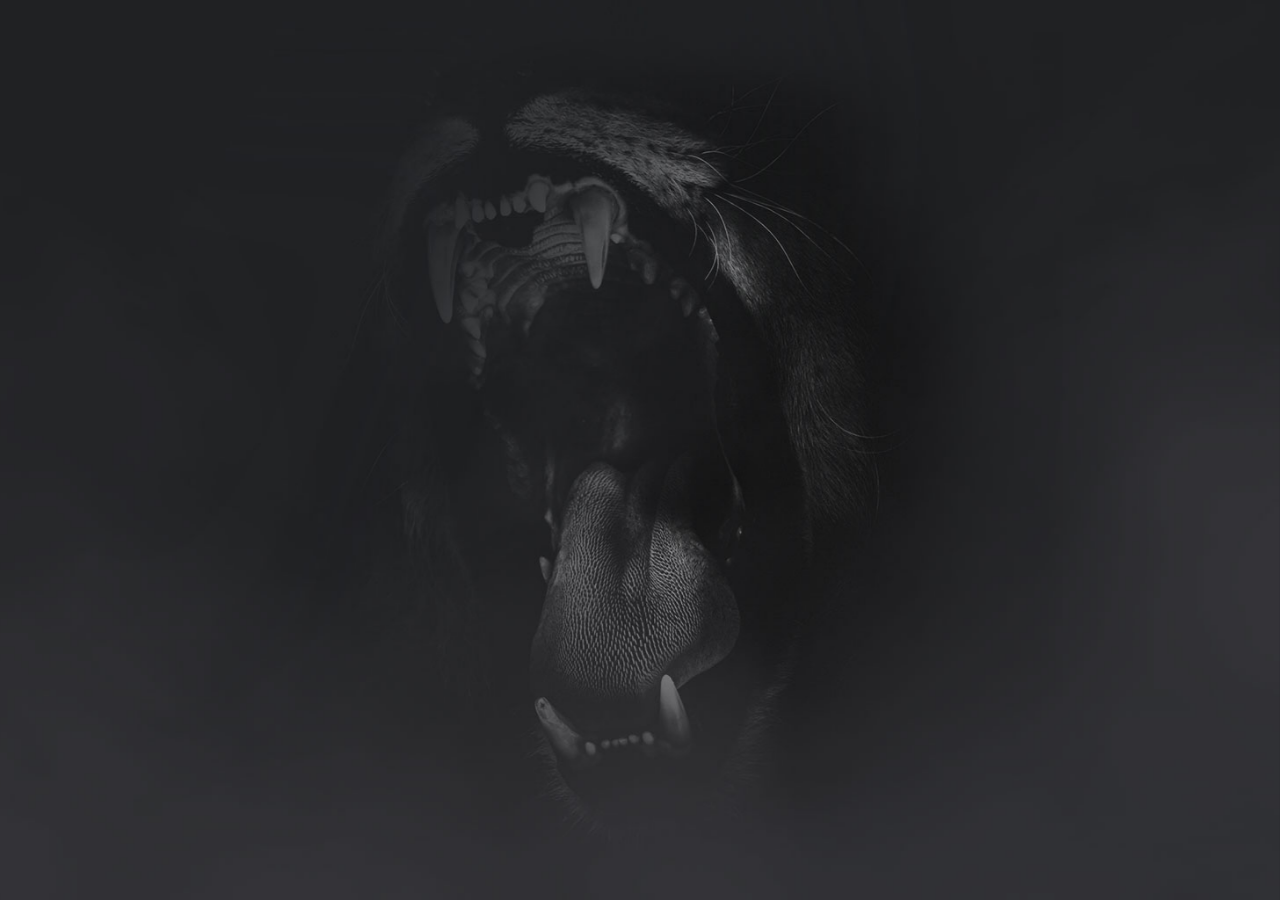
<file: index.html>
<!doctype html>
<html lang="ru">
<head>
  <meta charset="utf-8">
  <title>LionBank | Welcome Page</title>
  <meta name="viewport" content="width=1100, initial-scale=1.0">
  <link href="https://fonts.googleapis.com/css2?family=Open+Sans:wght@400;700&display=swap" rel="stylesheet">
  <link rel="stylesheet" href="css/main.css">
</head>

<body>
  <div class="welcome">
    <div class="welcome__container">
      <div class="central">
        <img src="./img/logos/lionbank.png" alt="lionbank logo" class="central__logo">
        <a href="main.html" class="btn btn--color--ginger">Подробнее</a>
      </div>
    </div>
  </div>
</body>
</html>
</file>
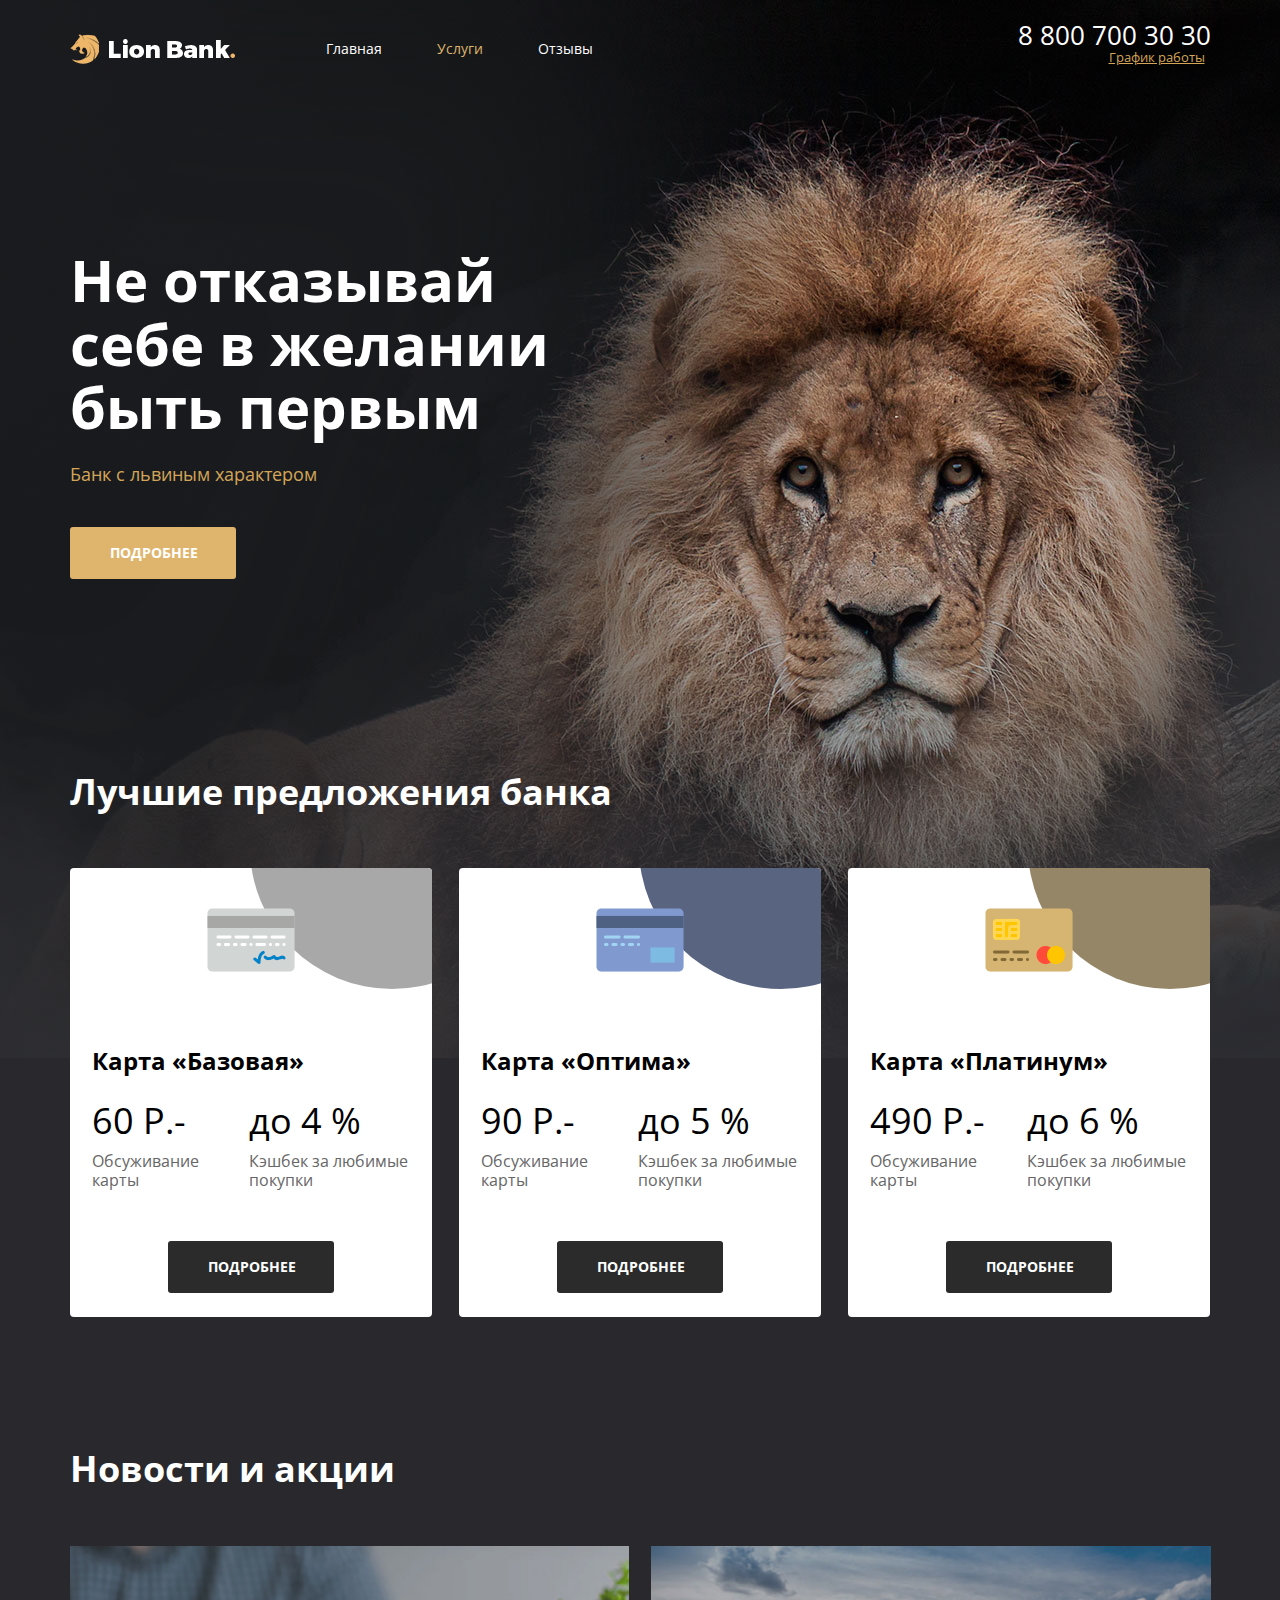
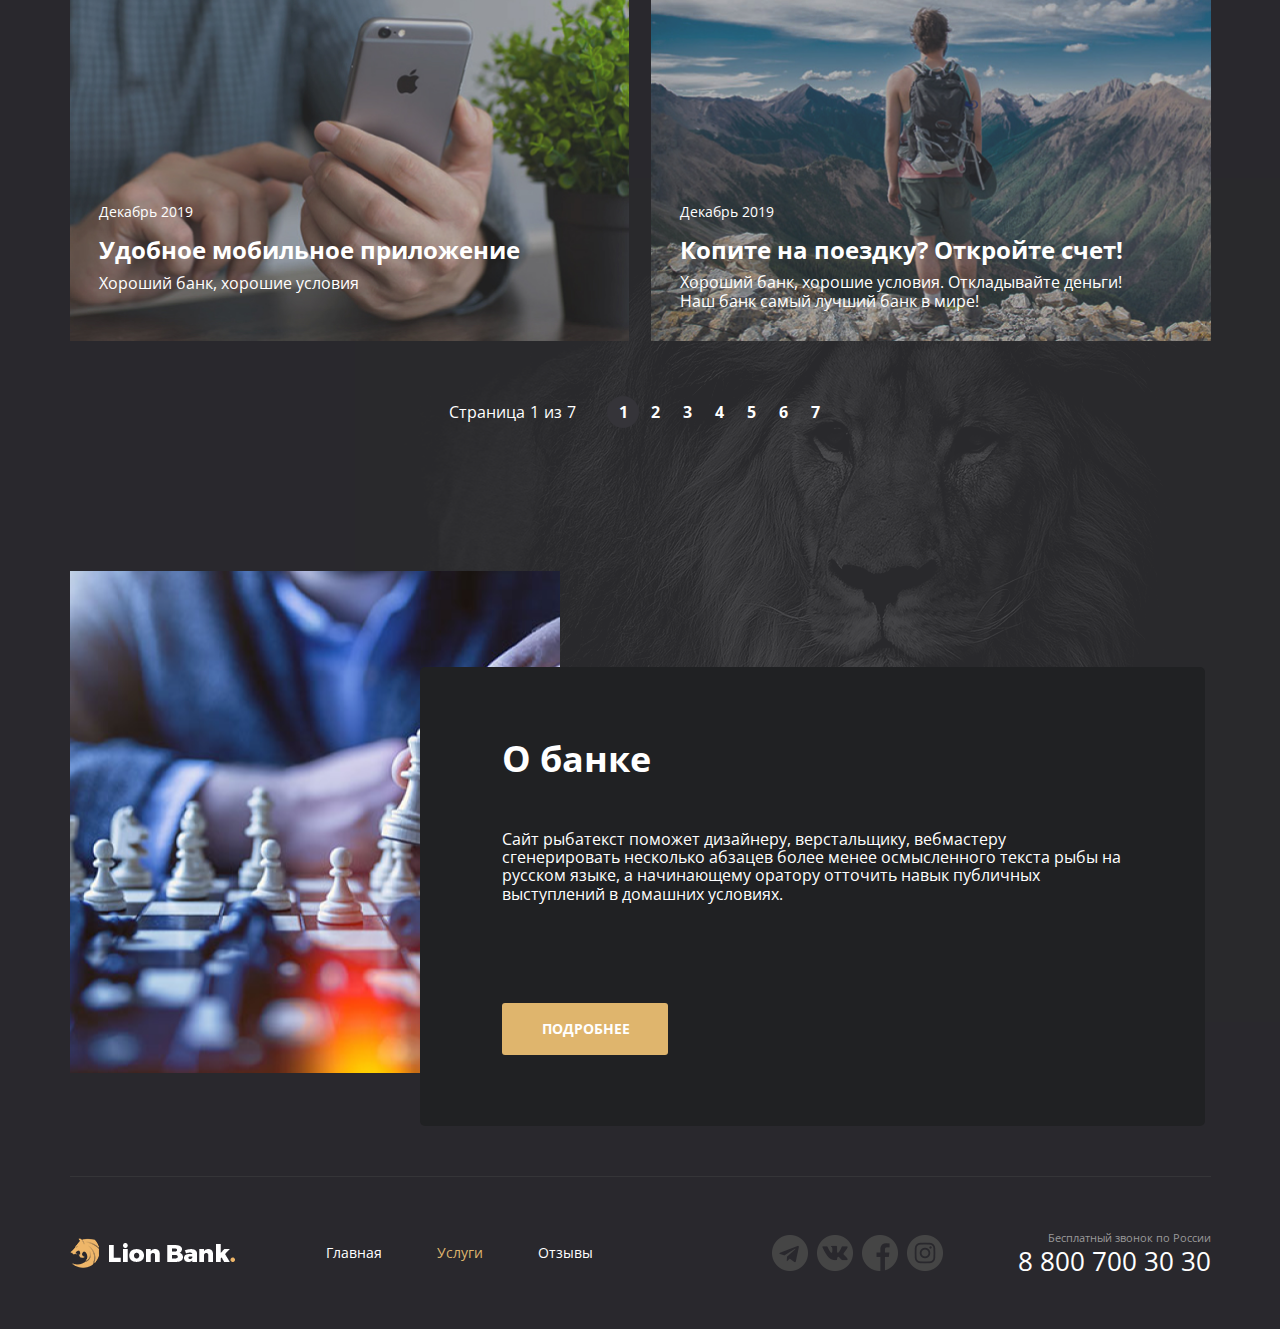
<file: main.html>
<!doctype html>
<html lang="ru">
<head>
  <meta charset="utf-8">
  <title>LionBank</title>
  <meta name="viewport" content="width=1100, initial-scale=1.0">
  <link href="https://fonts.googleapis.com/css2?family=Open+Sans:wght@400;700&display=swap" rel="stylesheet">
  <link rel="stylesheet" href="css/main.css">
</head>
<body>
  <div class="wrapper main-page-wrapper">
    <div class="wrapper__content">
      <section class="hero">
        <div class="container hero__container">
          <header class="header">
            <div class="header__col">
              <a href="main.html" class="logo">
                <img src="./img/logo.png" alt="lion bank logo" class="logo__img">
              </a>
              <nav class="menu">
                <ul class="menu__list">
                  <li class="menu__item">
                    <a href="#" class="menu__link">Главная</a>
                  </li>
                  <li class="menu__item menu__item--active">
                    <a href="services.html" class="menu__link">Услуги</a>
                  </li>
                  <li class="menu__item">
                    <a href="reviews.html" class="menu__link">Отзывы</a>
                  </li>
                </ul>
              </nav>
            </div>
            <div class="header__col header__col--align--right">
              <address class="contacts">
                <a href="tel:+78007003030" class="contacts__phone">8 800 700 30 30</a>
                <button class="contacts__dropdown-title">График работы</button>
                <div class="contacts_schedule">
                  <span class="contacts_schedule-time">пн-вс: 09:00 - 20:00</span>
                  <span class="contacts_schedule-breaks">Обед: 14:00-14:30</span>
                </div>
              </address>
            </div>
          </header>
          <div class="hero__content">
            <div class="hero__text-section">
              <h1 class="hero__title">Не отказывай себе в желании быть первым</h1>
              <h4 class="hero__subtitle">Банк с львиным характером</h4>
              <a href="#" class="btn btn--color--ginger">Подробнее</a>
            </div>
          </div>
        </div>
      </section>
      <section class="section">
        <div class="container">
          <h2 class="section__title">Лучшие предложения банка</h2>
          <ul class="offers">
            <li class="offers__item offers__item--theme-grey">
              <div class="offers__header">
                <img src="./img/icons/card_grey.png" class="offers__header-img" alt="card grey">
              </div>
              <div class="offers__content">
                <h3 class="offers__title">Карта «Базовая»</h3>
                <div class="offers__prices">
                  <div class="offers__prices-cell offers__prices-cell-left">
                    <div class="offers__price">60 Р.-</div>
                    <div class="offers__price-desc">Обсуживание карты</div>
                  </div>
                  <div class="offers__prices-cell offers__prices-cell-right">
                    <div class="offers__price">до 4 %</div>
                    <div class="offers__price-desc">Кэшбек за любимые покупки</div>
                  </div>
                </div>
                <div class="offers__btn-wrapper">
                  <a href="#" class="btn btn btn--color--black">Подробнее</a>
                </div>
              </div>
            </li>
            <li class="offers__item offers__item--theme-blue">
              <div class="offers__header">
                <img src="./img/icons/card_blue.png" class="offers__header-img" alt="card blue">
              </div>
              <div class="offers__content">
                <h3 class="offers__title">Карта «Оптима»</h3>
                <div class="offers__prices">
                  <div class="offers__prices-cell offers__prices-cell-left">
                    <div class="offers__price">90 Р.-</div>
                    <div class="offers__price-desc">Обсуживание карты</div>
                  </div>
                  <div class="offers__prices-cell offers__prices-cell-right">
                    <div class="offers__price">до 5 %</div>
                    <div class="offers__price-desc">Кэшбек за любимые покупки</div>
                  </div>
                </div>
                <div class="offers__btn-wrapper">
                  <a href="#" class="btn btn btn--color--black">Подробнее</a>
                </div>
              </div>
            </li>
            <li class="offers__item offers__item--theme-gold">
              <div class="offers__header">
                <img src="./img/icons/card_gold.png" class="offers__header-img" alt="card gold">
              </div>
              <div class="offers__content">
                <h3 class="offers__title">Карта «Платинум»</h3>
                <div class="offers__prices">
                  <div class="offers__prices-cell offers__prices-cell-left">
                    <div class="offers__price">490 Р.-</div>
                    <div class="offers__price-desc">Обсуживание карты</div>
                  </div>
                  <div class="offers__prices-cell offers__prices-cell-right">
                    <div class="offers__price">до 6 %</div>
                    <div class="offers__price-desc">Кэшбек за любимые покупки</div>
                  </div>
                </div>
                <div class="offers__btn-wrapper">
                  <a href="#" class="btn btn--color--black">Подробнее</a>
                </div>
              </div>
            </li>
          </ul>
        </div>
      </section>
      <section class="section section__news">
        <div class="container">
          <h2 class="section__title">Новости и акции</h2>
          <ul class="news">
            <li class="news__item single-news">
              <img src="./img/content/phone.jpg" alt="мобильное приложение" class="news__cover">
              <div class="single-news__text-content">
                <time class="single-news__date">Декабрь 2019</time>
                <div class="single-news__title">Удобное мобильное приложение</div>
                <div class="single-news__desc">Хороший банк, хорошие условия</div>
              </div>
            </li>
            <li class="news__item single-news">
              <img src="./img/content/mountains.jpg" alt="откройте счет" class="news__cover">
              <div class="single-news__text-content">
                <time class="single-news__date">Декабрь 2019</time>
                <div class="single-news__title">Копите на поездку? Откройте счет!</div>
                <div class="single-news__desc">Хороший банк, хорошие условия. Откладывайте деньги!
                  Наш банк самый лучший банк в мире!</div>
              </div>
            </li>
          </ul>
          <div class="pager">
            <div class="pager__display">Страница <span>1</span> из <span>7</span></div>
            <ul class="pager__list">
              <li class="pager__item pager__item--active"><a href="#" class="pager__link">1</a></li>
              <li class="pager__item"><a href="#" class="pager__link">2</a></li>
              <li class="pager__item"><a href="#" class="pager__link">3</a></li>
              <li class="pager__item"><a href="#" class="pager__link">4</a></li>
              <li class="pager__item"><a href="#" class="pager__link">5</a></li>
              <li class="pager__item"><a href="#" class="pager__link">6</a></li>
              <li class="pager__item"><a href="#" class="pager__link">7</a></li>
            </ul>
          </div>
        </div>
      </section>
      <section class="section section__about">
        <div class="container">
          <div class="about">
            <div class="about__desc">
              <h2 class="about__title">О банке</h2>
              <div class="about__desc-text">
                <p>
                  Сайт рыбатекст поможет дизайнеру, верстальщику, вебмастеру сгенерировать несколько абзацев более менее осмысленного текста рыбы на русском языке, а начинающему оратору отточить навык публичных выступлений в домашних условиях. 
                </p>
              </div>
              <a href="#" class="btn btn--color--ginger">Подробнее</a>
            </div>
          </div>
        </div>
      </section>
    </div>
    <footer class="footer-container">
      <div class="container footer-container__content">
        <div class="footer">
          <div class="footer__col">
            <a href="/" class="logo">
              <img src="./img/logo.png" alt="lion bank logo" class="logo__img">
            </a>
            <nav class="menu">
              <ul class="menu__list">
                <li class="menu__item">
                  <a href="#" class="menu__link">Главная</a>
                </li>
                <li class="menu__item menu__item--active">
                  <a href="#" class="menu__link">Услуги</a>
                </li>
                <li class="menu__item">
                  <a href="#" class="menu__link">Отзывы</a>
                </li>
              </ul>
            </nav>
          </div>
          <div class="footer__col footer__col--align--right">
            <ul class="socials">
              <li class="socials__item socials__item--telegram"">
                <a href="#" class="socials__link"></a>
              </li>
              <li class="socials__item socials__item--vk"">
                <a href="#" class="socials__link"></a>
              </li>
              <li class="socials__item socials__item--fb">
                <a href="#" class="socials__link"></a>
              </li>
              <li class="socials__item socials__item--insta">
                <a href="#" class="socials__link"></a>
              </li>
            </ul>
            <address class="contacts contacts__footer">
              <div class="contscts__desc">Бесплатный звонок по России</div>
              <a href="tel:+78007003030" class="contacts__phone">8 800 700 30 30</a>
            </address>
          </div>
        </div>
      </div>
    </footer>
  </div>
</body>
</html>
</file>
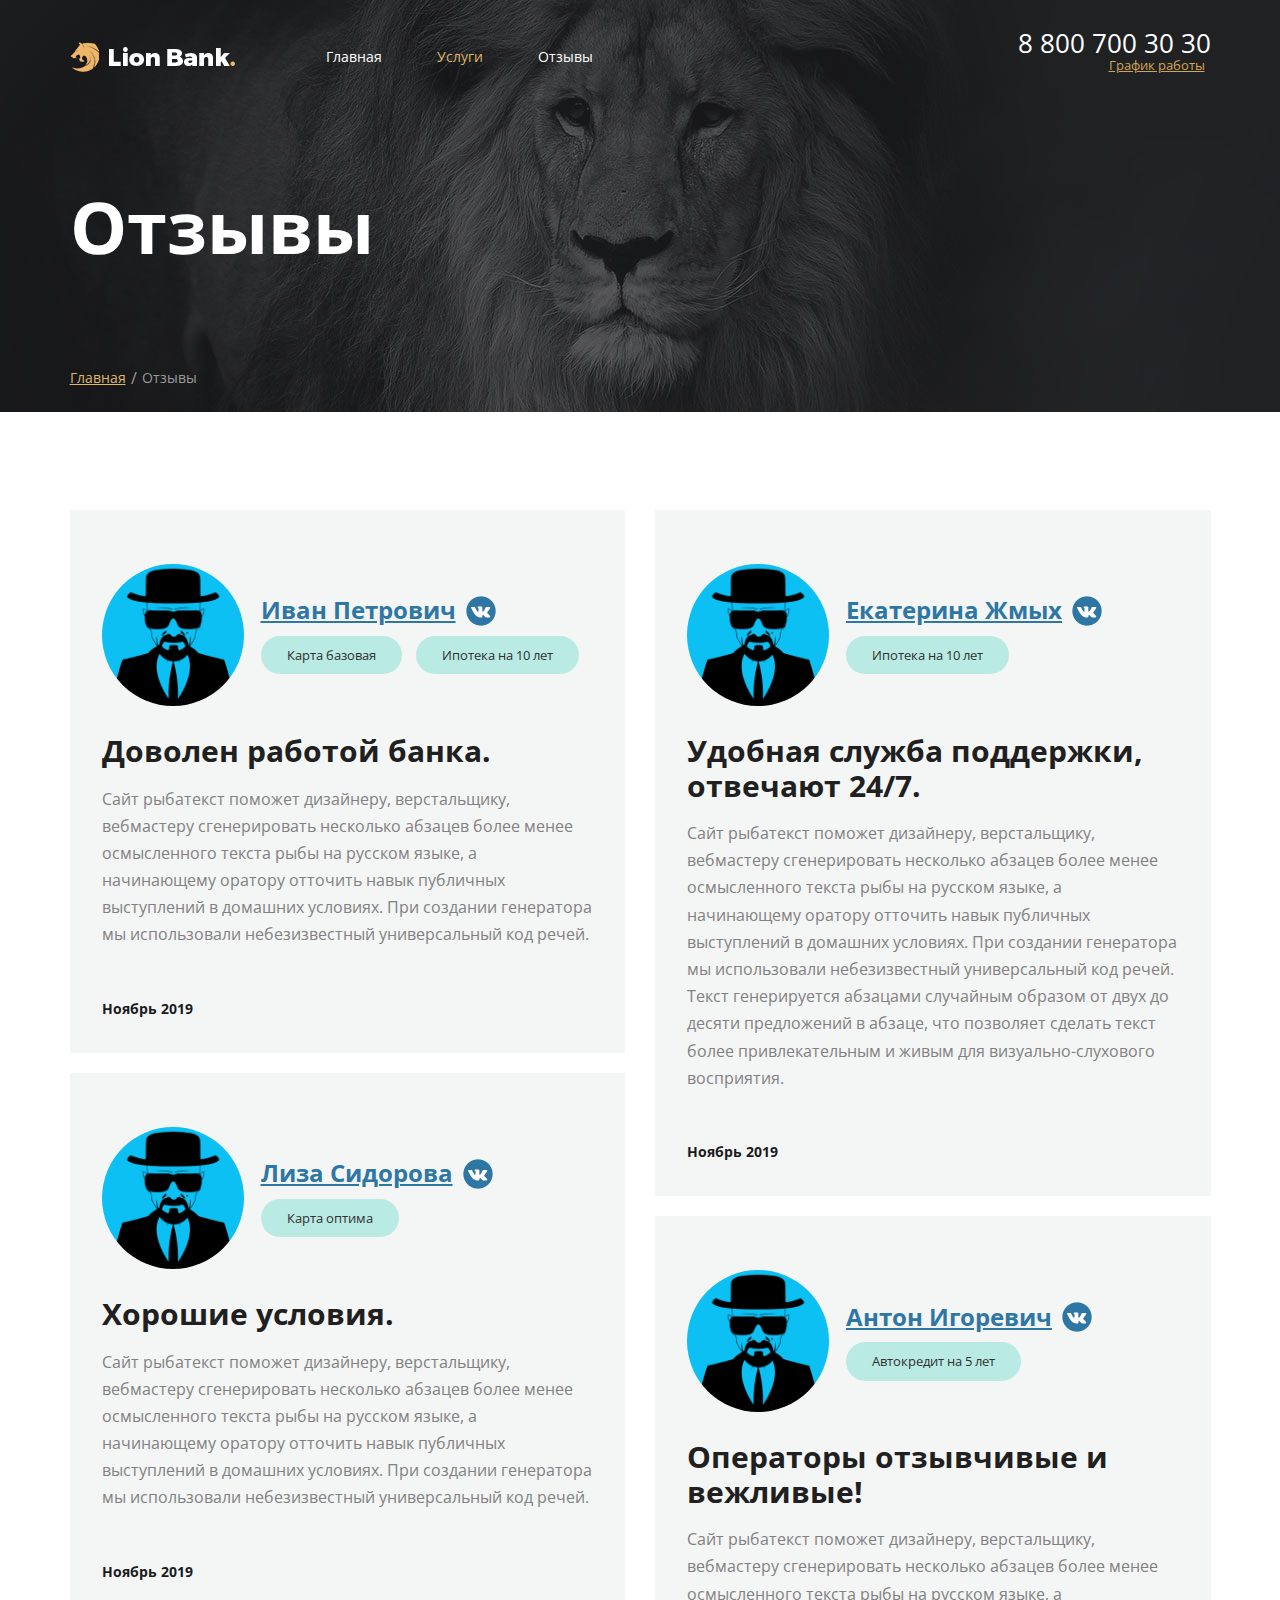
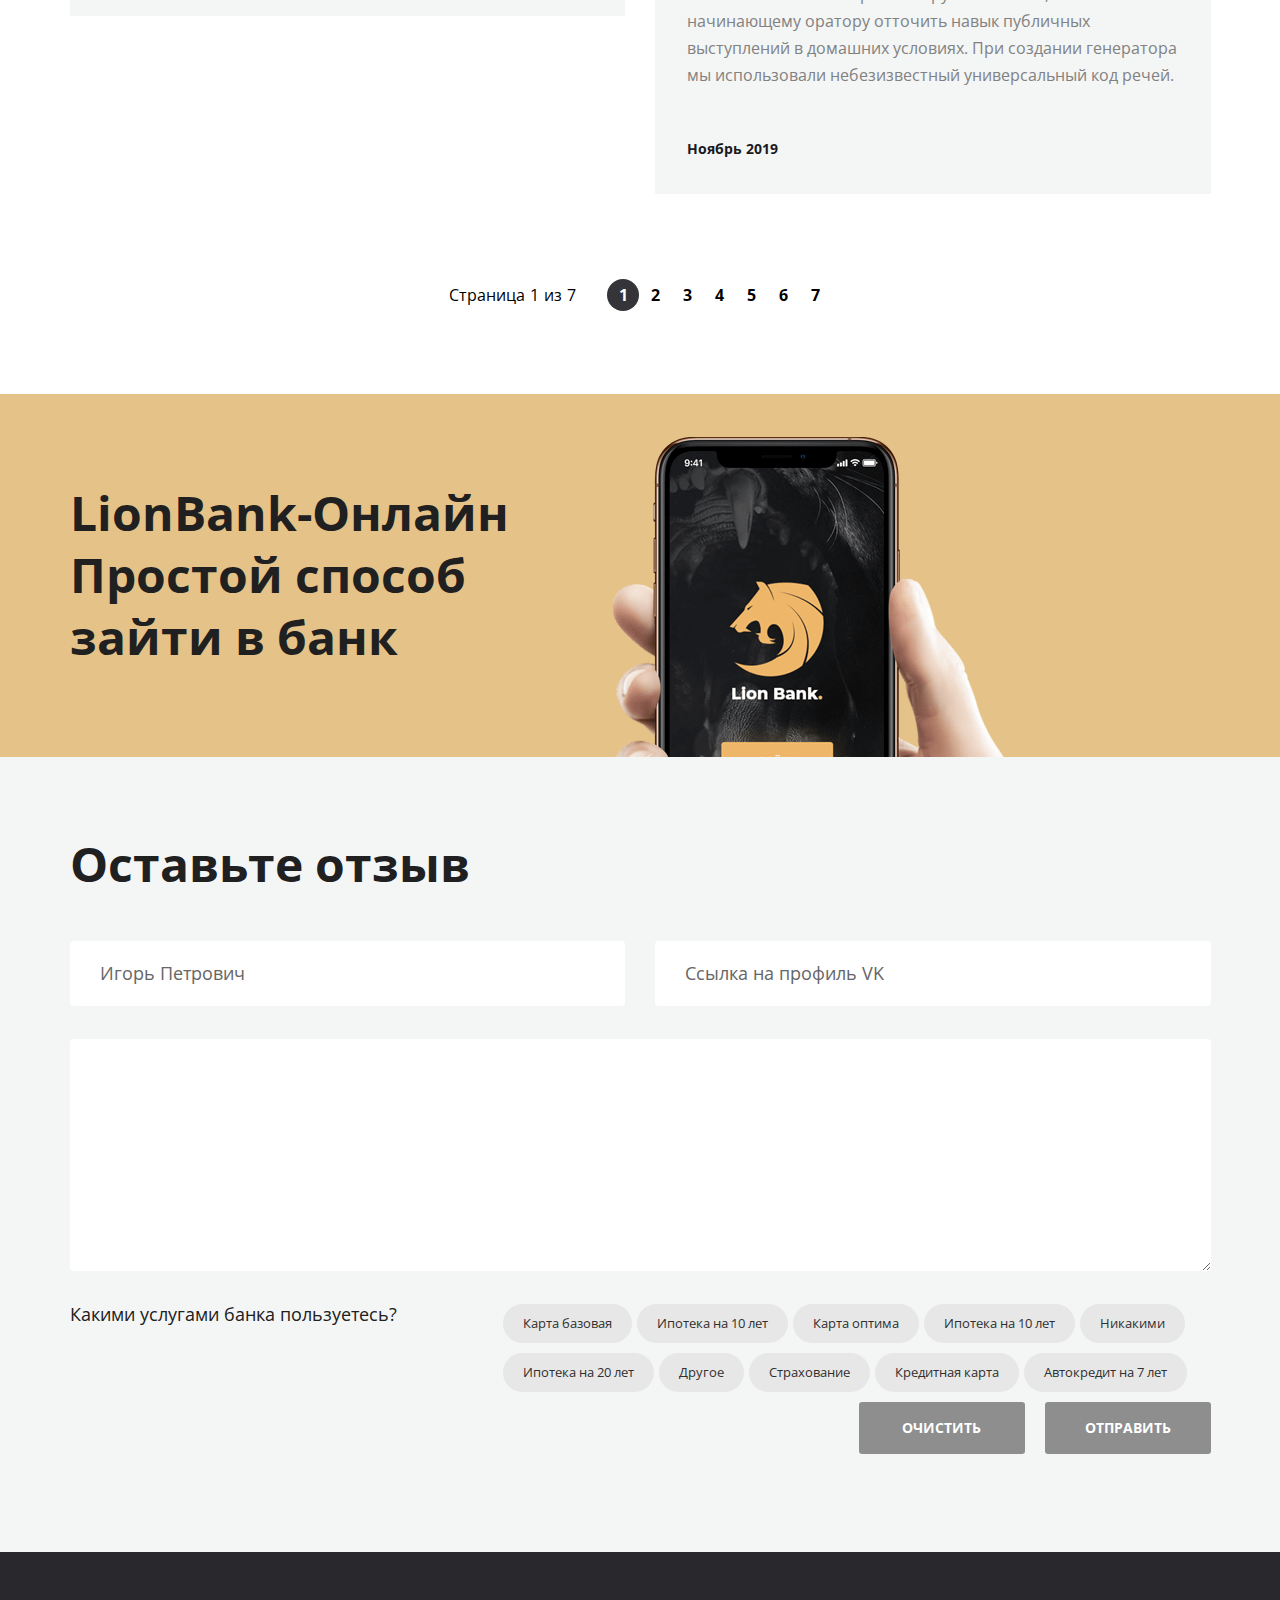
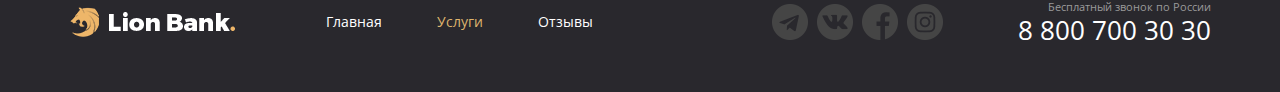
<file: reviews.html>
<!doctype html>
<html lang="ru">
<head>
  <meta charset="utf-8">
  <title>LionBank | Reviews Page</title>
  <meta name="viewport" content="width=1100, initial-scale=1.0">
  <link href="https://fonts.googleapis.com/css2?family=Open+Sans:wght@400;700&display=swap" rel="stylesheet">
  <link rel="stylesheet" href="css/main.css">
</head>
<body>
  <div class="wrapper">
    <secion class="top-line">
      <div class="container top-line__container">
        <header class="header">
          <div class="header__col">
            <a href="main.html" class="logo">
              <img src="./img/logo.png" alt="lion bank logo" class="logo__img">
            </a>
            <nav class="menu">
              <ul class="menu__list">
                <li class="menu__item">
                  <a href="main.html" class="menu__link">Главная</a>
                </li>
                <li class="menu__item menu__item--active">
                  <a href="services.html" class="menu__link">Услуги</a>
                </li>
                <li class="menu__item">
                  <a href="reviews.html" class="menu__link">Отзывы</a>
                </li>
              </ul>
            </nav>
          </div>
          <div class="header__col header__col--align--right">
            <address class="contacts">
              <a href="tel:+78007003030" class="contacts__phone">8 800 700 30 30</a>
              <button class="contacts__dropdown-title">График работы</button>
              <div class="contacts_schedule">
                <span class="contacts_schedule-time">пн-вс: 09:00 - 20:00</span>
                <span class="contacts_schedule-breaks">Обед: 14:00-14:30</span>
              </div>
            </address>
          </div>
        </header>
        <h1 class="page-title">Отзывы</h1>
        <nav class="breadcrumbs">
          <ul class="breadcrumbs__list">
            <li class="breadcrubs__item">
              <a href="#" class="breadcrumbs__link">Главная</a>
            </li>
            <li class="breadcrubs__item breadcrubs__item--active">
              <a href="#" class="breadcrumbs__link">Отзывы</a>
            </li>
          </ul>
        </nav>
      </div>
    </secion>
    <main class="page-content page--content--reviews">
      <div class="container">
        <ul class="reviews">
          <li class="reviews__item review">
            <div class="review__header">
              <div class="review__photo">
                <div class="avatar">
                  <img src="img/content/review.jpg" alt="user" class="avatar__img">
                </div>
              </div>
              <div class="review__userdata">
                <a href="#" class="review__user">Иван Петрович</a>
                <ul class="review__tags">
                  <li class="review__tag-item tag tag--bg--green">Карта базовая</li>
                  <li class="review__tag-item tag tag--bg--green">Ипотека на 10 лет</li>
                </ul>
              </div>
            </div>
            <div class="review__content">
              <h3 class="review__title">Доволен работой банка.</h3>
              <div class="review__content-text">
                <p>
                  Сайт рыбатекст поможет дизайнеру, верстальщику, вебмастеру сгенерировать несколько абзацев более менее осмысленного текста рыбы на русском языке, а начинающему оратору отточить навык публичных выступлений в домашних условиях. При создании генератора мы использовали небезизвестный универсальный код речей. 
                </p>
              </div>
              <time class="review__date"><span>Ноябрь </span><span>2019</span></time>
            </div>
          </li>
          <li class="reviews__item review">
            <div class="review__header">
              <div class="review__photo">
                <div class="avatar">
                  <img src="img/content/review.jpg" alt="user" class="avatar__img">
                </div>
              </div>
              <div class="review__userdata">
                <a href="#" class="review__user">Лиза Сидорова</a>
                <ul class="review__tags">
                  <li class="review__tag-item tag tag--bg--green">Карта оптима</li>
                </ul>
              </div>
            </div>
            <div class="review__content">
              <h3 class="review__title">Хорошие условия.</h3>
              <div class="review__content-text">
                <p>
                  Сайт рыбатекст поможет дизайнеру, верстальщику, вебмастеру сгенерировать несколько абзацев более менее осмысленного текста рыбы на русском языке, а начинающему оратору отточить навык публичных выступлений в домашних условиях. При создании генератора мы использовали небезизвестный универсальный код речей. 
                </p>
              </div>
              <time class="review__date"><span>Ноябрь </span><span>2019</span></time>
            </div>
          </li>
          <li class="reviews__item review">
            <div class="review__header">
              <div class="review__photo">
                <div class="avatar">
                  <img src="img/content/review.jpg" alt="user" class="avatar__img">
                </div>
              </div>
              <div class="review__userdata">
                <a href="#" class="review__user">Екатерина Жмых</a>
                <ul class="review__tags">
                  <li class="review__tag-item tag tag--bg--green">Ипотека на 10 лет</li>
                </ul>
              </div>
            </div>
            <div class="review__content">
              <h3 class="review__title">Удобная служба поддержки, отвечают 24/7.</h3>
              <div class="review__content-text">
                <p>
                  Сайт рыбатекст поможет дизайнеру, верстальщику, вебмастеру сгенерировать несколько абзацев более менее осмысленного текста рыбы на русском языке, а начинающему оратору отточить навык публичных выступлений в домашних условиях. При создании генератора мы использовали небезизвестный универсальный код речей. Текст генерируется абзацами случайным образом от двух до десяти предложений в абзаце, что позволяет сделать текст более привлекательным и живым для визуально-слухового восприятия.
                </p>
              </div>
              <time class="review__date"><span>Ноябрь </span><span>2019</span></time>
            </div>
          </li>
          <li class="reviews__item review">
            <div class="review__header">
              <div class="review__photo">
                <div class="avatar">
                  <img src="img/content/review.jpg" alt="user" class="avatar__img">
                </div>
              </div>
              <div class="review__userdata">
                <a href="#" class="review__user">Антон Игоревич</a>
                <ul class="review__tags">
                  <li class="review__tag-item tag tag--bg--green">Автокредит на 5 лет</li>
                </ul>
              </div>
            </div>
            <div class="review__content">
              <h3 class="review__title">Операторы отзывчивые и вежливые!</h3>
              <div class="review__content-text">
                <p>
                  Сайт рыбатекст поможет дизайнеру, верстальщику, вебмастеру сгенерировать несколько абзацев более менее осмысленного текста рыбы на русском языке, а начинающему оратору отточить навык публичных выступлений в домашних условиях. При создании генератора мы использовали небезизвестный универсальный код речей.
                </p>
              </div>
              <time class="review__date"><span>Ноябрь</span><span> 2019</span></time>
            </div>
          </li>
        </ul>
        <div class="pager pager--theme--light">
          <div class="pager__display">Страница <span>1</span> из <span>7</span></div>
          <ul class="pager__list">
            <li class="pager__item pager__item--active"><a href="#" class="pager__link">1</a></li>
            <li class="pager__item"><a href="#" class="pager__link">2</a></li>
            <li class="pager__item"><a href="#" class="pager__link">3</a></li>
            <li class="pager__item"><a href="#" class="pager__link">4</a></li>
            <li class="pager__item"><a href="#" class="pager__link">5</a></li>
            <li class="pager__item"><a href="#" class="pager__link">6</a></li>
            <li class="pager__item"><a href="#" class="pager__link">7</a></li>
          </ul>
        </div>
      </div>
    </main>
    <section class="separtor">
      <div class="container">
        <div class="separator__content">
          <h2 class="separaor__title">
            LionBank-Онлайн Простой способ зайти в банк
          </h2>
        </div>
      </div>
    </section>
    <section class="inner-section inner-section--bg--grey inner-section--reviews">
      <div class="container">
        <h2 class="inner-section__title inner-section__title--reviews">Оставьте отзыв</h2>
        <form class="form">
          <div class="form__row">
            <input type="text" placeholder="Игорь Петрович" class="form__input">
            <input type="text" placeholder="Ссылка на профиль VK" class="form__input">
          </div>
          <div class="form__row">
            <textarea class="form__input form__input--textarea"></textarea>
          </div>
          <div class="form__controls">
            <div class="form__controls-title">Какими услугами банка пользуетесь?</div>
            <ul class="controls">
              <li class="controls__item">
                <label class="controls__elem">
                  <input type="checkbox" class="controls__checkbox">
                  <div class="tag controls__tag">Карта базовая</div>
                </label>
              </li>
              <li class="controls__item">
                <label class="controls__elem">
                  <input type="checkbox" class="controls__checkbox">
                  <div class="tag controls__tag">Ипотека на 10 лет</div>
                </label>
              </li>
              <li class="controls__item">
                <label class="controls__elem">
                  <input type="checkbox" class="controls__checkbox">
                  <div class="tag controls__tag">Карта оптима</div>
                </label>
              </li>
              <li class="controls__item">
                <label class="controls__elem">
                  <input type="checkbox" class="controls__checkbox">
                  <div class="tag controls__tag">Ипотека на 10 лет</div>
                </label>
              </li>
              <li class="controls__item">
                <label class="controls__elem">
                  <input type="checkbox" class="controls__checkbox">
                  <div class="tag controls__tag">Никакими</div>
                </label>
              </li>
              <li class="controls__item">
                <label class="controls__elem">
                  <input type="checkbox" class="controls__checkbox">
                  <div class="tag controls__tag">Ипотека на 20 лет</div>
                </label>
              </li>
              <li class="controls__item">
                <label class="controls__elem">
                  <input type="checkbox" class="controls__checkbox">
                  <div class="tag controls__tag">Другое</div>
                </label>
              </li>
              <li class="controls__item">
                <label class="controls__elem">
                  <input type="checkbox" class="controls__checkbox">
                  <div class="tag controls__tag">Страхование</div>
                </label>
              </li>
              <li class="controls__item">
                <label class="controls__elem">
                  <input type="checkbox" class="controls__checkbox">
                  <div class="tag controls__tag">Кредитная карта</div>
                </label>
              </li>
              <li class="controls__item">
                <label class="controls__elem">
                  <input type="checkbox" class="controls__checkbox">
                  <div class="tag controls__tag">Автокредит на 7 лет</div>
                </label>
              </li>
            </ul>
          </div>
          <div class="form__btns">
            <button type="reset" class="btn form__btn btn--color--grey">Очистить</button>
            <button type="submit" class="btn form__btn btn--color--grey">Отправить</button>
          </div>
        </form>
      </div>
    </section>
    <footer class="inner-footer">
      <div class="container inner-footer__container inner-footer__container-reviews">
        <div class="footer footer-container__section">
          <div class="footer__col">
            <a href="/" class="logo">
              <img src="./img/logo.png" alt="lion bank logo" class="logo__img">
            </a>
            <nav class="menu">
              <ul class="menu__list">
                <li class="menu__item">
                  <a href="#" class="menu__link">Главная</a>
                </li>
                <li class="menu__item menu__item--active">
                  <a href="#" class="menu__link">Услуги</a>
                </li>
                <li class="menu__item">
                  <a href="#" class="menu__link">Отзывы</a>
                </li>
              </ul>
            </nav>
          </div>
          <div class="footer__col footer__col--align--right">
            <ul class="socials">
              <li class="socials__item socials__item--telegram"">
                <a href="#" class="socials__link"></a>
              </li>
              <li class="socials__item socials__item--vk"">
                <a href="#" class="socials__link"></a>
              </li>
              <li class="socials__item socials__item--fb">
                <a href="#" class="socials__link"></a>
              </li>
              <li class="socials__item socials__item--insta">
                <a href="#" class="socials__link"></a>
              </li>
            </ul>
            <address class="contacts contacts__footer">
              <div class="contscts__desc">Бесплатный звонок по России</div>
              <a href="tel:+78007003030" class="contacts__phone">8 800 700 30 30</a>
            </address>
          </div>
        </div>
      </div>
    </footer>
  </div>
</body>
</html>
</file>
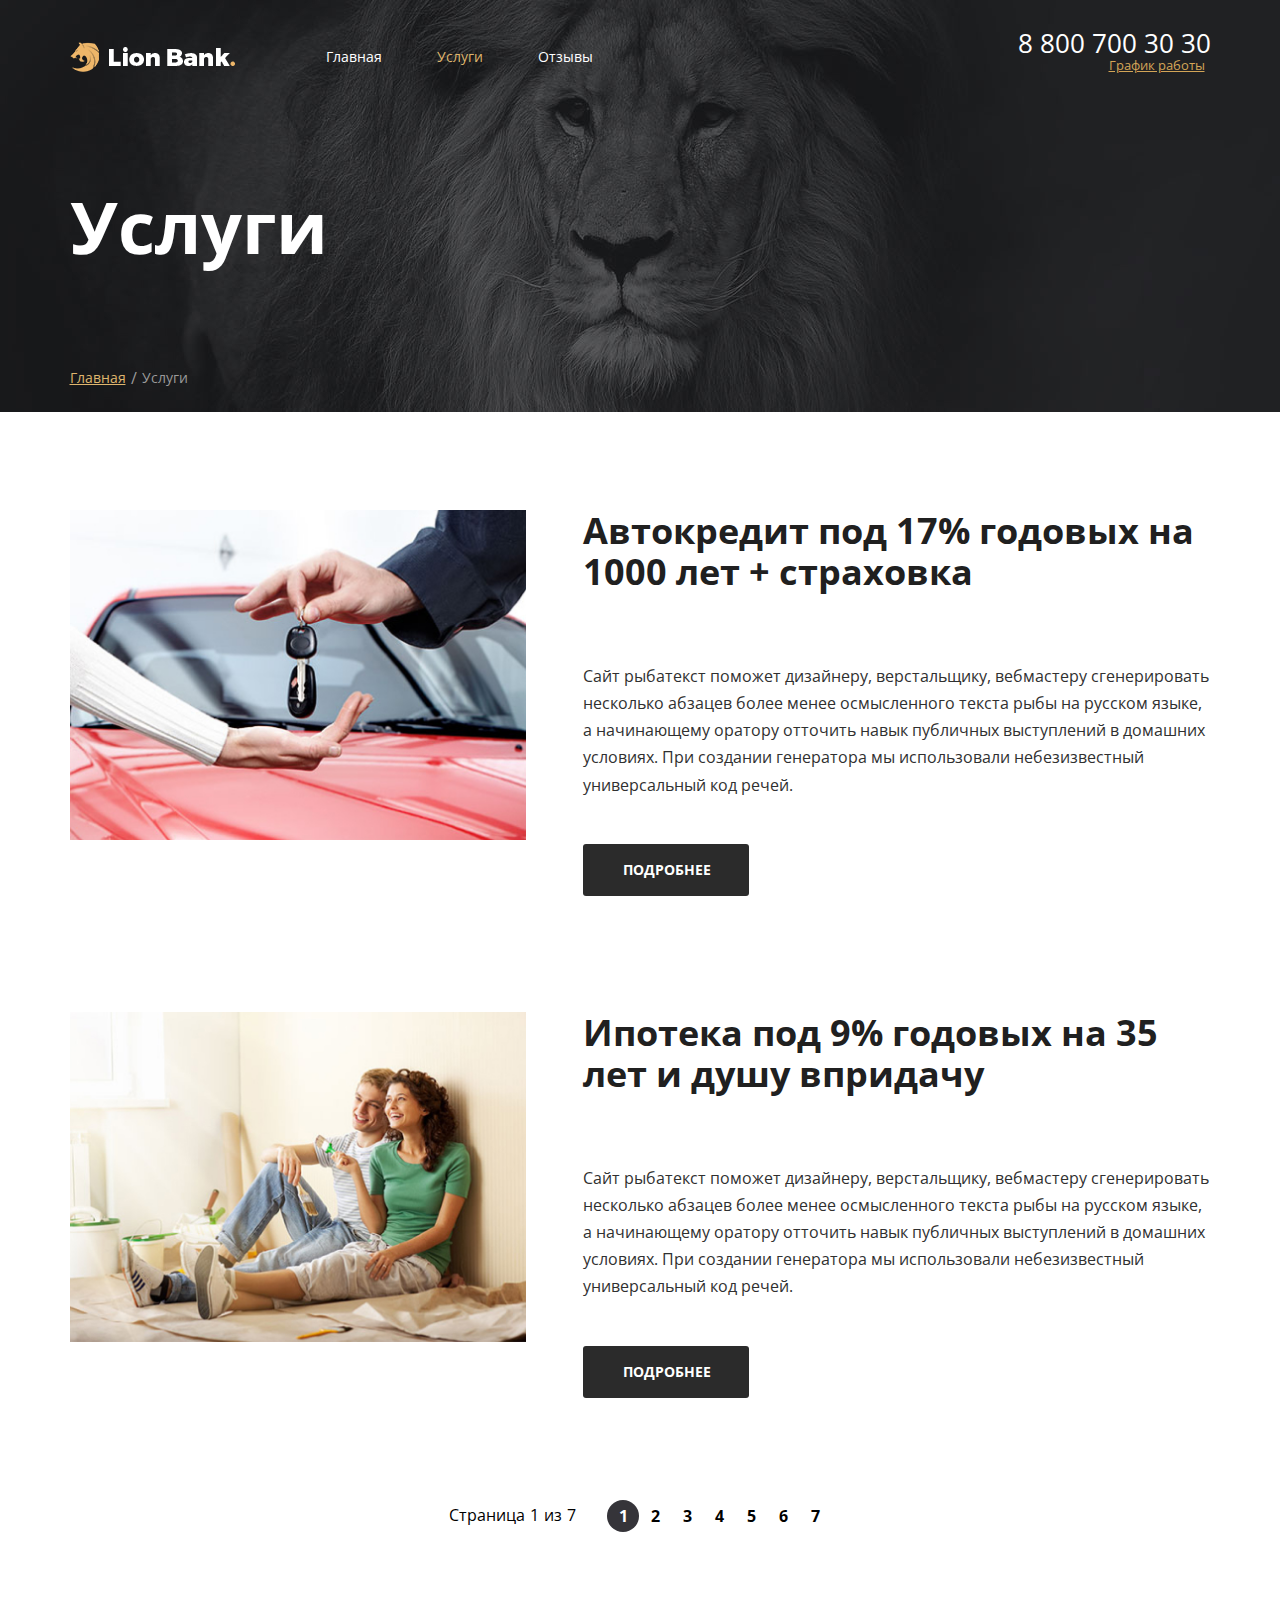
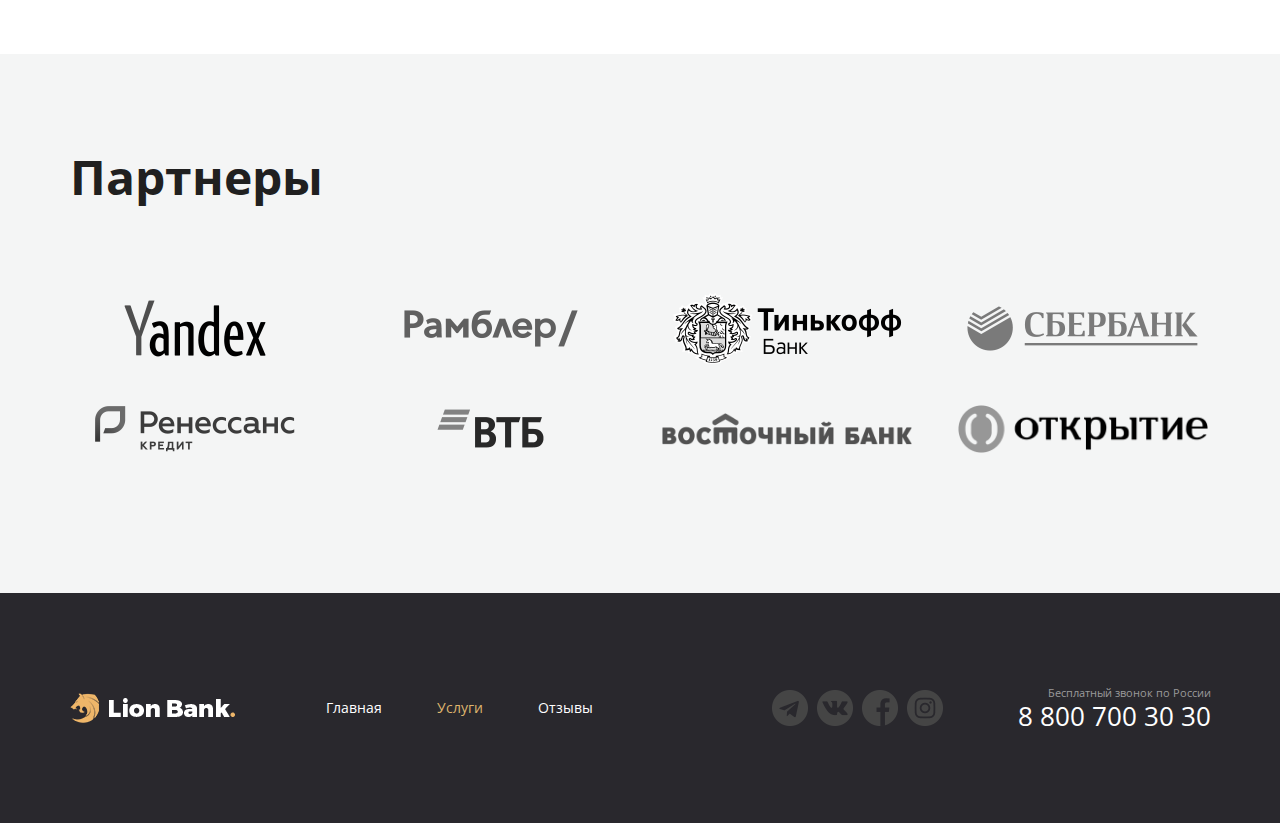
<file: services.html>
<!doctype html>
<html lang="ru">
<head>
  <meta charset="utf-8">
  <title>LionBank | Services Page</title>
  <meta name="viewport" content="width=1100, initial-scale=1.0">
  <link href="https://fonts.googleapis.com/css2?family=Open+Sans:wght@400;700&display=swap" rel="stylesheet">
  <link rel="stylesheet" href="css/main.css">
</head>
<body>
  <div class="wrapper">
    <secion class="top-line">
      <div class="container top-line__container">
        <header class="header">
          <div class="header__col">
            <a href="main.html" class="logo">
              <img src="./img/logo.png" alt="lion bank logo" class="logo__img">
            </a>
            <nav class="menu">
              <ul class="menu__list">
                <li class="menu__item">
                  <a href="main.html" class="menu__link">Главная</a>
                </li>
                <li class="menu__item menu__item--active">
                  <a href="services.html" class="menu__link">Услуги</a>
                </li>
                <li class="menu__item">
                  <a href="reviews.html" class="menu__link">Отзывы</a>
                </li>
              </ul>
            </nav>
          </div>
          <div class="header__col header__col--align--right">
            <address class="contacts">
              <a href="tel:+78007003030" class="contacts__phone">8 800 700 30 30</a>
              <button class="contacts__dropdown-title">График работы</button>
              <div class="contacts_schedule">
                <span class="contacts_schedule-time">пн-вс: 09:00 - 20:00</span>
                <span class="contacts_schedule-breaks">Обед: 14:00-14:30</span>
              </div>
            </address>
          </div>
        </header>
        <h1 class="page-title">Услуги</h1>
        <nav class="breadcrumbs">
          <ul class="breadcrumbs__list">
            <li class="breadcrubs__item">
              <a href="#" class="breadcrumbs__link">Главная</a>
            </li>
            <li class="breadcrubs__item breadcrubs__item--active">
              <a href="#" class="breadcrumbs__link">Услуги</a>
            </li>
          </ul>
        </nav>
      </div>
    </secion>
    <main class="page-content">
      <div class="container">
        <ul class="services">
          <li class="services__item">
            <a href="#" class="service">
              <div class="service__img">
                <img src="img/content/service-1.jpg" class="service__img-elem" alt="car keys">
              </div>
              <div class="service__content">
                <h2 class="service__title">
                  Автокредит под 17% годовых на 1000 лет + страховка
                </h2>
                <div class="service__desc">
                  <p>
                    Сайт рыбатекст поможет дизайнеру, верстальщику, вебмастеру сгенерировать несколько абзацев более менее осмысленного текста рыбы на русском языке, а начинающему оратору отточить навык публичных выступлений в домашних условиях. При создании генератора мы использовали небезизвестный универсальный код речей. 
                  </p>
                </div>
                <div class="btn btn--color--black service__btn">Подробнее</div>
              </div>
            </a>
          </li>
          <li class="services__item">
            <a href="#" class="service">
              <div class="service__img">
                <img src="img/content/service-2.jpg" class="service__img-elem" alt="car keys">
              </div>
              <div class="service__content">
                <h2 class="service__title">
                  Ипотека под 9% годовых на 35 лет и душу впридачу
                </h2>
                <div class="service__desc">
                  <p>
                    Сайт рыбатекст поможет дизайнеру, верстальщику, вебмастеру сгенерировать несколько абзацев более менее осмысленного текста рыбы на русском языке, а начинающему оратору отточить навык публичных выступлений в домашних условиях. При создании генератора мы использовали небезизвестный универсальный код речей. 
                  </p>
                </div>
                <div class="btn btn--color--black service__btn">Подробнее</div>
              </div>
            </a>
          </li>
        </ul>
        <div class="pager pager--theme--light">
          <div class="pager__display">Страница <span>1</span> из <span>7</span></div>
          <ul class="pager__list">
            <li class="pager__item pager__item--active"><a href="#" class="pager__link">1</a></li>
            <li class="pager__item"><a href="#" class="pager__link">2</a></li>
            <li class="pager__item"><a href="#" class="pager__link">3</a></li>
            <li class="pager__item"><a href="#" class="pager__link">4</a></li>
            <li class="pager__item"><a href="#" class="pager__link">5</a></li>
            <li class="pager__item"><a href="#" class="pager__link">6</a></li>
            <li class="pager__item"><a href="#" class="pager__link">7</a></li>
          </ul>
        </div>
      </div>
    </main>
    <section class="inner-section inner-section--bg--grey">
      <div class="container">
        <h2 class="inner-section__title">Партнеры</h2>
        <ul class="partners">
          <li class="partners__item">
            <a href="#" class="partners__link">
              <img src="./img/partners/yandex.png" alt="yandex logo">
            </a>
          </li>
          <li class="partners__item">
            <a href="#" class="partners__link">
              <img src="./img/partners/rambler.png" alt="rambler logo">
            </a>
          </li>
          <li class="partners__item">
            <a href="#" class="partners__link">
              <img src="./img/partners/tinkoff.png" alt="tinkoff logo">
            </a>
          </li>
          <li class="partners__item">
            <a href="#" class="partners__link">
              <img src="./img/partners/sberbank.png" alt="sberbank logo">
            </a>
          </li>
          <li class="partners__item">
            <a href="#" class="partners__link">
              <img src="./img/partners/renessans.png" alt="renessans logo">
            </a>
          </li>
          <li class="partners__item">
            <a href="#" class="partners__link">
              <img src="./img/partners/vtb.png" alt="vtb logo">
            </a>
          </li>
          <li class="partners__item">
            <a href="#" class="partners__link">
              <img src="./img/partners/western.png" alt="western logo">
            </a>
          </li>
          <li class="partners__item">
            <a href="#" class="partners__link">
              <img src="./img/partners/openbank.png" alt="openbank logo">
            </a>
          </li>
        </ul>
      </div>
    </section>
    <footer class="inner-footer">
      <div class="container inner-footer__container">
        <div class="footer footer-container__section">
          <div class="footer__col">
            <a href="/" class="logo">
              <img src="./img/logo.png" alt="lion bank logo" class="logo__img">
            </a>
            <nav class="menu">
              <ul class="menu__list">
                <li class="menu__item">
                  <a href="#" class="menu__link">Главная</a>
                </li>
                <li class="menu__item menu__item--active">
                  <a href="#" class="menu__link">Услуги</a>
                </li>
                <li class="menu__item">
                  <a href="#" class="menu__link">Отзывы</a>
                </li>
              </ul>
            </nav>
          </div>
          <div class="footer__col footer__col--align--right">
            <ul class="socials">
              <li class="socials__item socials__item--telegram"">
                <a href="#" class="socials__link"></a>
              </li>
              <li class="socials__item socials__item--vk"">
                <a href="#" class="socials__link"></a>
              </li>
              <li class="socials__item socials__item--fb">
                <a href="#" class="socials__link"></a>
              </li>
              <li class="socials__item socials__item--insta">
                <a href="#" class="socials__link"></a>
              </li>
            </ul>
            <address class="contacts contacts__footer">
              <div class="contscts__desc">Бесплатный звонок по России</div>
              <a href="tel:+78007003030" class="contacts__phone">8 800 700 30 30</a>
            </address>
          </div>
        </div>
      </div>
    </footer>
  </div>
</body>
</html>
</file>
<file: css/main.css>
@import url('../css/layout/normalize.css');
@import url('../css/layout/base.css');

@import url('../css/block/header.css');
@import url('../css/block/hero.css');
@import url('../css/block/offers.css');
@import url('../css/block/news.css');
@import url('../css/block/about.css');
@import url('../css/block/footer.css');
@import url('../css/block/topline.css');
@import url('../css/block/services.css');
@import url('../css/block/partners.css');
@import url('../css/block/reviews.css');
@import url('../css/block/welcome.css');
</file>
